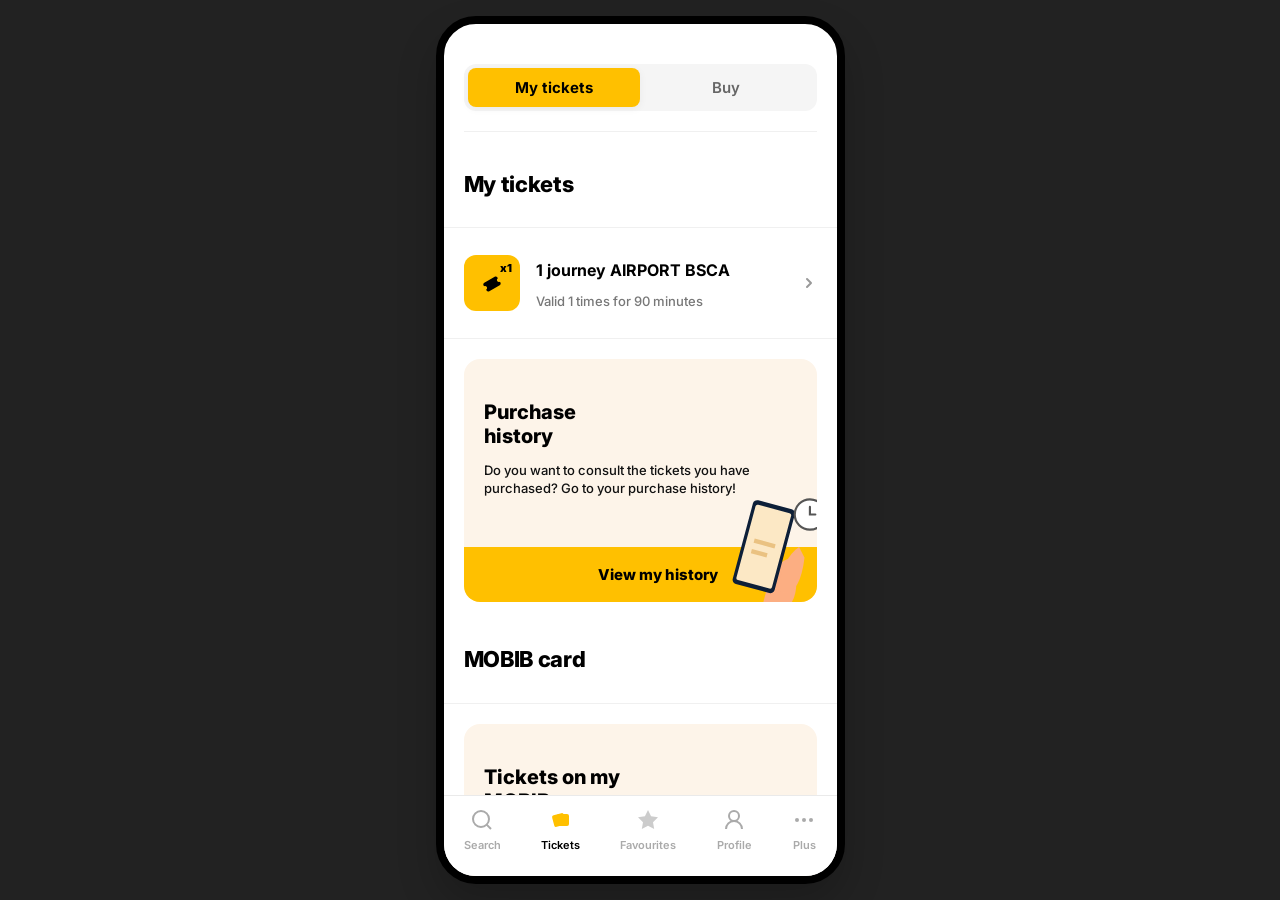
<file: tickets.html>
<!DOCTYPE html>
<html lang="en">
<head>
    <meta charset="UTF-8">
    <meta name="viewport" content="width=device-width, initial-scale=1.0">
    <title>My Tickets</title>
    <meta name="theme-color" content="#FFFFFF">
    <meta name="color-scheme" content="light">
    <link href="https://fonts.googleapis.com/css2?family=Inter:wght@400;500;600;700;800;900&display=swap" rel="stylesheet">
    <link rel="stylesheet" href="tickets.css?v=1">
</head>
<body>
    <div class="mobile-wrapper">
        <header class="tickets-header">
            <div class="tabs-container">
                <div class="tab active">My tickets</div>
                <div class="tab">Buy</div>
            </div>
        </header>

        <div class="divider"></div>

        <main class="main-content">
            <h1 class="section-title">My tickets</h1>
            <div class="divider full"></div>

            <a href="index.html" class="ticket-row">
                <div class="ticket-icon-box">
                    <svg viewBox="0 0 24 24" fill="none" width="24" height="24">
                        <path d="M4 10C4 8.895 4.895 8 6 8H18C19.105 8 20 8.895 20 10V11C18.895 11 18 11.895 18 13C18 14.105 18.895 15 20 15V16C20 17.105 19.105 18 18 18H6C4.895 18 4 17.105 4 16V15C5.105 15 6 14.105 6 13C6 11.895 5.105 11 4 11V10Z" fill="#000" transform="rotate(-30 12 13)"/>
                    </svg>
                    <span class="badge">x1</span>
                </div>
                <div class="ticket-details">
                    <h3>1 journey AIRPORT BSCA</h3>
                    <p>Valid 1 times for 90 minutes</p>
                </div>
                <div class="chevron">
                    <svg viewBox="0 0 24 24" width="16" height="16" stroke="#999" stroke-width="3" fill="none" stroke-linecap="round" stroke-linejoin="round"><polyline points="9 18 15 12 9 6"></polyline></svg>
                </div>
            </a>
            <div class="divider full"></div>

            <div class="promo-card">
                <div class="promo-inner">
                    <div class="promo-text">
                        <h2>Purchase<br>history</h2>
                        <p>Do you want to consult the tickets you have purchased? Go to your purchase history!</p>
                    </div>
                    <div class="promo-graphics">
                        <!-- Hand holding phone SVG -->
                        <svg viewBox="0 0 100 120" width="110" height="130">
                            <!-- Hand back -->
                            <path d="M70 70 Q80 120 50 120 L40 120 Q50 70 70 70 Z" fill="#FCAE82"/>
                            <!-- Phone -->
                            <rect x="25" y="20" width="40" height="80" rx="4" fill="#0D1F38" transform="rotate(15 45 50)"/>
                            <rect x="28" y="24" width="34" height="72" rx="2" fill="#FCE8C5" transform="rotate(15 45 50)"/>
                            <rect x="35" y="55" width="20" height="4" fill="#EAC282" transform="rotate(15 45 50)"/>
                            <rect x="35" y="65" width="15" height="4" fill="#EAC282" transform="rotate(15 45 50)"/>
                            <!-- Thumb -->
                            <path d="M75 60 Q60 70 55 100 Q75 110 80 70 Z" fill="#FCAE82"/>
                            <!-- Clock floating -->
                            <circle cx="85" cy="30" r="14" fill="#FFF" stroke="#555" stroke-width="2"/>
                            <polyline points="85 23 85 30 90 30" stroke="#555" stroke-width="2" fill="none" stroke-linecap="round"/>
                        </svg>
                    </div>
                </div>
                <div class="promo-button">View my history</div>
            </div>

            <h1 class="section-title mt-30">MOBIB card</h1>
            <div class="divider full"></div>

            <div class="promo-card mobib-card">
                <div class="promo-inner">
                    <div class="promo-text">
                        <h2>Tickets on my<br>MOBIB</h2>
                        <p>See the tickets available on your MOBIB card.</p>
                    </div>
                    <div class="promo-graphics">
                        <!-- MOBIB card SVG -->
                        <svg viewBox="0 0 120 100" width="120" height="100">
                            <g transform="rotate(15 60 50)">
                                <!-- Card Base -->
                                <rect x="10" y="20" width="90" height="55" rx="4" fill="#7ABCD7"/>
                                <rect x="50" y="20" width="50" height="55" rx="4" fill="#FFF"/>
                                <!-- Chip -->
                                <rect x="20" y="45" width="14" height="10" rx="2" fill="#D4AF37"/>
                                <!-- Photo -->
                                <rect x="75" y="30" width="16" height="20" fill="#EEE"/>
                                <circle cx="83" cy="37" r="4" fill="#333"/>
                                <path d="M78 50 Q83 44 88 50 Z" fill="#333"/>
                                <!-- Text lines -->
                                <rect x="55" y="60" width="25" height="2" fill="#CCC"/>
                                <rect x="55" y="66" width="30" height="2" fill="#CCC"/>
                                <!-- Logo -->
                                <text x="15" y="32" font-size="8" font-family="Arial" font-weight="bold" fill="#FFF">MO<tspan fill="#E74C3C">B</tspan>IB</text>
                            </g>
                        </svg>
                    </div>
                </div>
            </div>
        </main>

        <nav class="bottom-nav">
            <div class="nav-item">
                <svg width="24" height="24" viewBox="0 0 24 24" fill="none" stroke="#AAA" stroke-width="2"><circle cx="11" cy="11" r="8"/><line x1="21" y1="21" x2="16.65" y2="16.65"/></svg>
                <span>Search</span>
            </div>
            <div class="nav-item active">
                <svg width="24" height="24" viewBox="0 0 24 24" fill="#FFC000">
                    <rect x="4" y="6" width="12" height="12" rx="2" transform="rotate(-15 10 12)"/>
                    <rect x="8" y="6" width="12" height="12" rx="2"/>
                </svg>
                <span>Tickets</span>
            </div>
            <div class="nav-item">
                <svg width="24" height="24" viewBox="0 0 24 24" fill="#CCC"><polygon points="12 2 15.09 8.26 22 9.27 17 14.14 18.18 21.02 12 17.77 5.82 21.02 7 14.14 2 9.27 8.91 8.26 12 2"/></svg>
                <span>Favourites</span>
            </div>
            <div class="nav-item">
                <svg width="24" height="24" viewBox="0 0 24 24" fill="none" stroke="#AAA" stroke-width="2"><circle cx="12" cy="8" r="5"/><path d="M20 21a8 8 0 0 0-16 0"/></svg>
                <span>Profile</span>
            </div>
            <div class="nav-item">
                <svg width="24" height="24" viewBox="0 0 24 24" fill="#AAA"><circle cx="5" cy="12" r="2"/><circle cx="12" cy="12" r="2"/><circle cx="19" cy="12" r="2"/></svg>
                <span>Plus</span>
            </div>
        </nav>
    </div>
</body>
</html>
</file>
<file: tickets.css>
body {
    background-color: #FDF4E9;
    display: flex;
    justify-content: center;
    align-items: center;
    height: 100dvh;
    margin: 0;
    padding: 0;
    font-family: 'Inter', sans-serif;
    color: #000;
}
.mobile-wrapper {
    width: 100%;
    height: 100%;
    background-color: #FFFFFF;
    position: relative;
    display: flex;
    flex-direction: column;
}
@media (min-width: 500px) {
    body { background-color: #222; }
    .mobile-wrapper {
        width: 393px;
        height: 852px;
        box-shadow: 0 20px 40px rgba(0,0,0,0.2);
        border-radius: 40px;
        border: 8px solid #000;
        overflow: hidden;
    }
}
.tickets-header {
    padding: 20px;
    padding-top: 40px; /* Safe padding for header */
}
.tabs-container {
    background: #F5F5F5;
    border-radius: 12px;
    display: flex;
    padding: 4px;
}
.tab {
    flex: 1;
    text-align: center;
    padding: 10px 0;
    font-size: 15px;
    font-weight: 600;
    color: #666;
    border-radius: 8px;
    cursor: pointer;
}
.tab.active {
    background: #FFC000;
    color: #000;
    font-weight: 700;
    box-shadow: 0 2px 8px rgba(0,0,0,0.05);
}
.divider {
    height: 1px;
    background: #F0F0F0;
    width: calc(100% - 40px);
    margin: 0 auto;
}
.divider.full {
    width: 100%;
}
.main-content {
    flex: 1;
    overflow-y: auto;
    padding-bottom: 90px;
}
.main-content::-webkit-scrollbar { display: none; }
.section-title {
    font-size: 22px;
    font-weight: 800;
    padding: 24px 20px 16px 20px;
    letter-spacing: -0.3px;
}
.mt-30 { margin-top: 10px; }
.ticket-row {
    display: flex;
    align-items: center;
    padding: 16px 20px;
    text-decoration: none;
    color: inherit;
    -webkit-tap-highlight-color: transparent;
}
.ticket-row:active { background: #F9F9F9; }
.ticket-icon-box {
    width: 56px;
    height: 56px;
    background: #FFC000;
    border-radius: 12px;
    display: flex;
    justify-content: center;
    align-items: center;
    position: relative;
}
.ticket-icon-box .badge {
    position: absolute;
    top: 6px;
    right: 8px;
    font-size: 11px;
    font-weight: 900;
}
.ticket-details {
    flex: 1;
    margin-left: 16px;
}
.ticket-details h3 {
    font-size: 16px;
    font-weight: 700;
    margin-bottom: 6px;
}
.ticket-details p {
    font-size: 13px;
    font-weight: 500;
    color: #777;
}
.chevron {
    display: flex;
    align-items: center;
}
.promo-card {
    background: #FDF4E9;
    border-radius: 16px;
    margin: 20px;
    overflow: hidden;
    position: relative;
}
.promo-inner {
    display: flex;
    justify-content: space-between;
    padding: 24px 20px;
    min-height: 140px;
}
.promo-text {
    flex: 1;
    padding-right: 16px;
    z-index: 2;
}
.promo-text h2 {
    font-size: 20px;
    font-weight: 800;
    margin-bottom: 12px;
    line-height: 1.2;
}
.promo-text p {
    font-size: 13px;
    line-height: 1.4;
    color: #111;
    font-weight: 500;
}
.promo-graphics {
    position: absolute;
    bottom: -10px;
    right: -10px;
    display: flex;
    justify-content: flex-end;
    align-items: flex-end;
}
.promo-button {
    background: #FFC000;
    width: 100%;
    padding: 18px;
    text-align: center;
    font-weight: 800;
    font-size: 15px;
    cursor: pointer;
}
.bottom-nav {
    position: absolute;
    bottom: 0;
    left: 0;
    width: 100%;
    background: #FFF;
    border-top: 1px solid #EAEAEA;
    display: flex;
    justify-content: space-around;
    padding: 12px 0 24px 0;
    z-index: 50;
}
.nav-item {
    display: flex;
    flex-direction: column;
    align-items: center;
    gap: 6px;
    color: #AAA;
}
.nav-item span {
    font-size: 11px;
    font-weight: 600;
}
.nav-item.active {
    color: #000;
}
</file>
